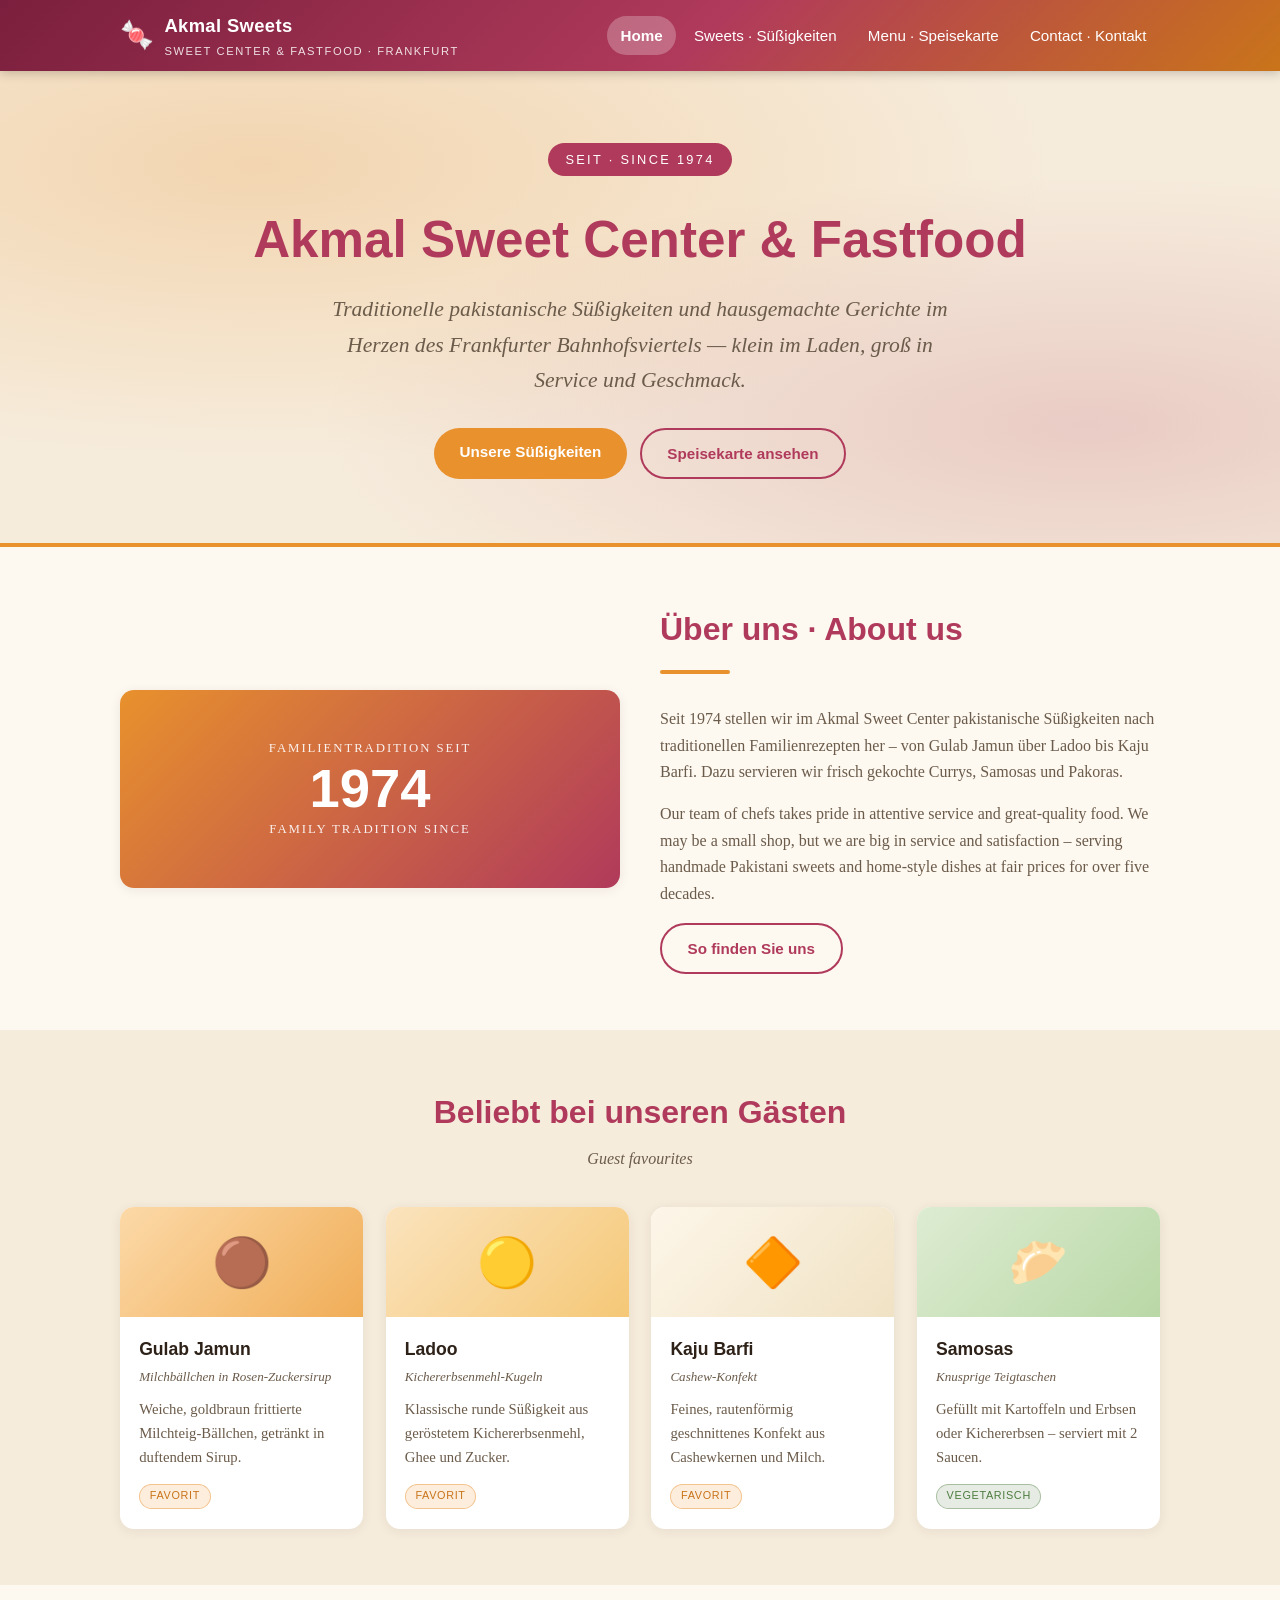
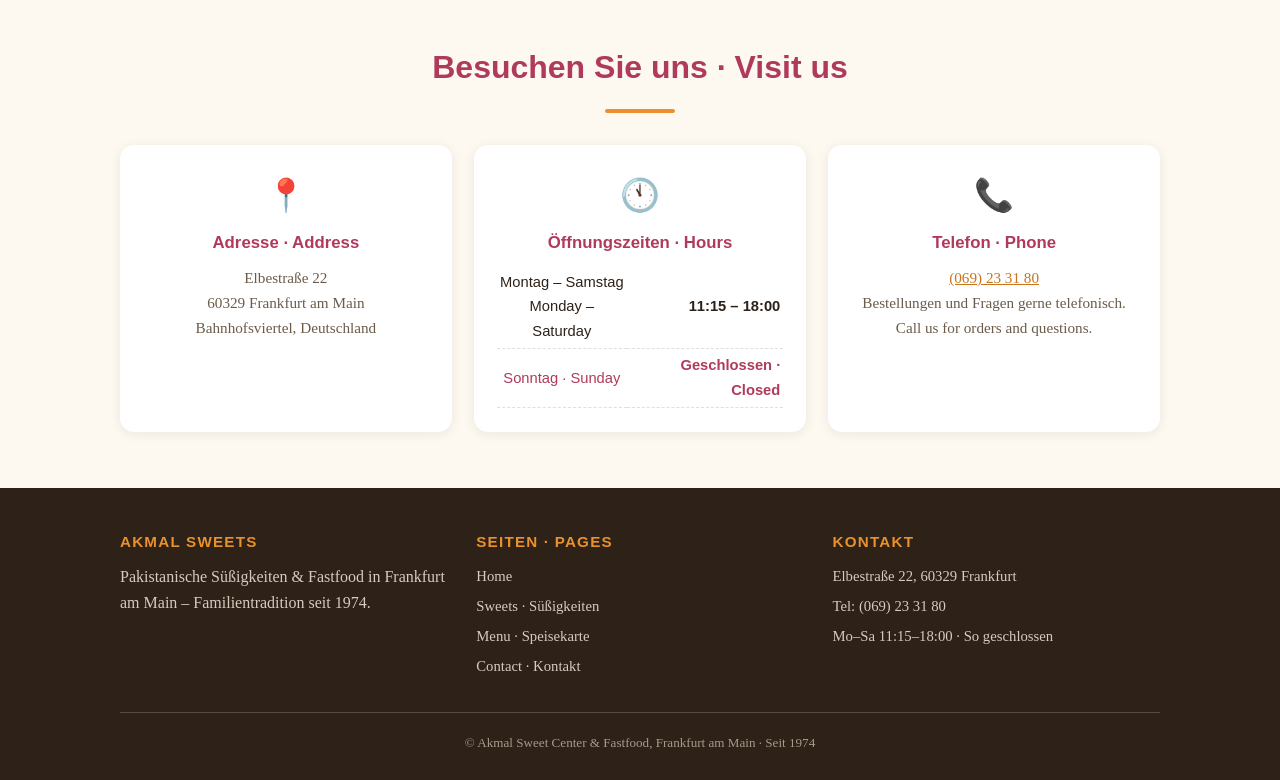
<file: index.html>
<!DOCTYPE html>
<html lang="de">
<head>
  <meta charset="UTF-8">
  <meta name="viewport" content="width=device-width, initial-scale=1.0">
  <meta name="description" content="Akmal Sweet Center &amp; Fastfood – pakistanische Süßigkeiten und Gerichte in Frankfurt am Main seit 1974. Elbestraße 22, 60329 Frankfurt.">
  <title>Akmal Sweet Center &amp; Fastfood | Frankfurt Germany</title>
  <link rel="stylesheet" href="css/style.css">
  <link rel="icon" href="data:image/svg+xml,<svg xmlns='http://www.w3.org/2000/svg' viewBox='0 0 100 100'><text y='.9em' font-size='90'>🍬</text></svg>">
</head>
<body>

  <header class="site-header">
    <div class="header-inner">
      <a class="brand" href="index.html">
        <span class="brand-mark">🍬</span>
        <span class="brand-name">Akmal Sweets
          <span class="brand-sub">Sweet Center &amp; Fastfood · Frankfurt</span>
        </span>
      </a>
      <button class="nav-toggle" aria-label="Menü öffnen" aria-expanded="false">☰</button>
      <nav class="nav">
        <a href="index.html" class="active">Home</a>
        <a href="sweets.html">Sweets · Süßigkeiten</a>
        <a href="menu.html">Menu · Speisekarte</a>
        <a href="contact.html">Contact · Kontakt</a>
      </nav>
    </div>
  </header>

  <section class="hero">
    <div class="container">
      <span class="est">Seit · Since 1974</span>
      <h1>Akmal Sweet Center &amp; Fastfood</h1>
      <p class="tagline">Traditionelle pakistanische Süßigkeiten und hausgemachte Gerichte im Herzen des Frankfurter Bahnhofsviertels — klein im Laden, groß in Service und Geschmack.</p>
      <div class="hero-actions">
        <a href="sweets.html" class="btn btn-primary">Unsere Süßigkeiten</a>
        <a href="menu.html" class="btn btn-outline">Speisekarte ansehen</a>
      </div>
    </div>
  </section>

  <section class="section">
    <div class="container">
      <div class="story">
        <div class="story-visual">
          <div class="small">Familientradition seit</div>
          <div class="big">1974</div>
          <div class="small">Family tradition since</div>
        </div>
        <div class="story-text">
          <h2>Über uns · About us</h2>
          <hr class="divider">
          <p>Seit 1974 stellen wir im Akmal Sweet Center pakistanische Süßigkeiten nach traditionellen Familienrezepten her – von Gulab Jamun über Ladoo bis Kaju Barfi. Dazu servieren wir frisch gekochte Currys, Samosas und Pakoras.</p>
          <p>Our team of chefs takes pride in attentive service and great-quality food. We may be a small shop, but we are big in service and satisfaction – serving handmade Pakistani sweets and home-style dishes at fair prices for over five decades.</p>
          <a href="contact.html" class="btn btn-outline">So finden Sie uns</a>
        </div>
      </div>
    </div>
  </section>

  <section class="section section-alt">
    <div class="container">
      <h2>Beliebt bei unseren Gästen</h2>
      <p class="section-sub">Guest favourites</p>
      <div class="card-grid">
        <article class="card">
          <div class="card-visual v-amber">🟤</div>
          <div class="card-body">
            <h3>Gulab Jamun</h3>
            <p class="alt-name">Milchbällchen in Rosen-Zuckersirup</p>
            <p>Weiche, goldbraun frittierte Milchteig-Bällchen, getränkt in duftendem Sirup.</p>
            <div class="card-foot"><span class="badge badge-fav">Favorit</span></div>
          </div>
        </article>
        <article class="card">
          <div class="card-visual v-saffron">🟡</div>
          <div class="card-body">
            <h3>Ladoo</h3>
            <p class="alt-name">Kichererbsenmehl-Kugeln</p>
            <p>Klassische runde Süßigkeit aus geröstetem Kichererbsenmehl, Ghee und Zucker.</p>
            <div class="card-foot"><span class="badge badge-fav">Favorit</span></div>
          </div>
        </article>
        <article class="card">
          <div class="card-visual v-milk">🔶</div>
          <div class="card-body">
            <h3>Kaju Barfi</h3>
            <p class="alt-name">Cashew-Konfekt</p>
            <p>Feines, rautenförmig geschnittenes Konfekt aus Cashewkernen und Milch.</p>
            <div class="card-foot"><span class="badge badge-fav">Favorit</span></div>
          </div>
        </article>
        <article class="card">
          <div class="card-visual v-pista">🥟</div>
          <div class="card-body">
            <h3>Samosas</h3>
            <p class="alt-name">Knusprige Teigtaschen</p>
            <p>Gefüllt mit Kartoffeln und Erbsen oder Kichererbsen – serviert mit 2 Saucen.</p>
            <div class="card-foot"><span class="badge badge-veg">Vegetarisch</span></div>
          </div>
        </article>
      </div>
    </div>
  </section>

  <section class="section">
    <div class="container">
      <h2>Besuchen Sie uns · Visit us</h2>
      <hr class="divider">
      <div class="info-strip">
        <div class="info-box">
          <div class="icon">📍</div>
          <h3>Adresse · Address</h3>
          <p>Elbestraße 22<br>60329 Frankfurt am Main<br>Bahnhofsviertel, Deutschland</p>
        </div>
        <div class="info-box">
          <div class="icon">🕚</div>
          <h3>Öffnungszeiten · Hours</h3>
          <table class="hours-table">
            <tr data-day="1"><td>Montag – Samstag<br>Monday – Saturday</td><td>11:15 – 18:00</td></tr>
            <tr class="closed" data-day="0"><td>Sonntag · Sunday</td><td>Geschlossen · Closed</td></tr>
          </table>
        </div>
        <div class="info-box">
          <div class="icon">📞</div>
          <h3>Telefon · Phone</h3>
          <p><a href="tel:+4969233180">(069) 23 31 80</a></p>
          <p>Bestellungen und Fragen gerne telefonisch.<br>Call us for orders and questions.</p>
        </div>
      </div>
    </div>
  </section>

  <footer class="site-footer">
    <div class="container">
      <div class="footer-grid">
        <div>
          <h4>Akmal Sweets</h4>
          <p>Pakistanische Süßigkeiten &amp; Fastfood in Frankfurt am Main – Familientradition seit 1974.</p>
        </div>
        <div>
          <h4>Seiten · Pages</h4>
          <ul>
            <li><a href="index.html">Home</a></li>
            <li><a href="sweets.html">Sweets · Süßigkeiten</a></li>
            <li><a href="menu.html">Menu · Speisekarte</a></li>
            <li><a href="contact.html">Contact · Kontakt</a></li>
          </ul>
        </div>
        <div>
          <h4>Kontakt</h4>
          <ul>
            <li>Elbestraße 22, 60329 Frankfurt</li>
            <li>Tel: (069) 23 31 80</li>
            <li>Mo–Sa 11:15–18:00 · So geschlossen</li>
          </ul>
        </div>
      </div>
      <div class="footer-bottom">
        © Akmal Sweet Center &amp; Fastfood, Frankfurt am Main · Seit 1974
      </div>
    </div>
  </footer>

  <script src="js/main.js"></script>
</body>
</html>
</file>
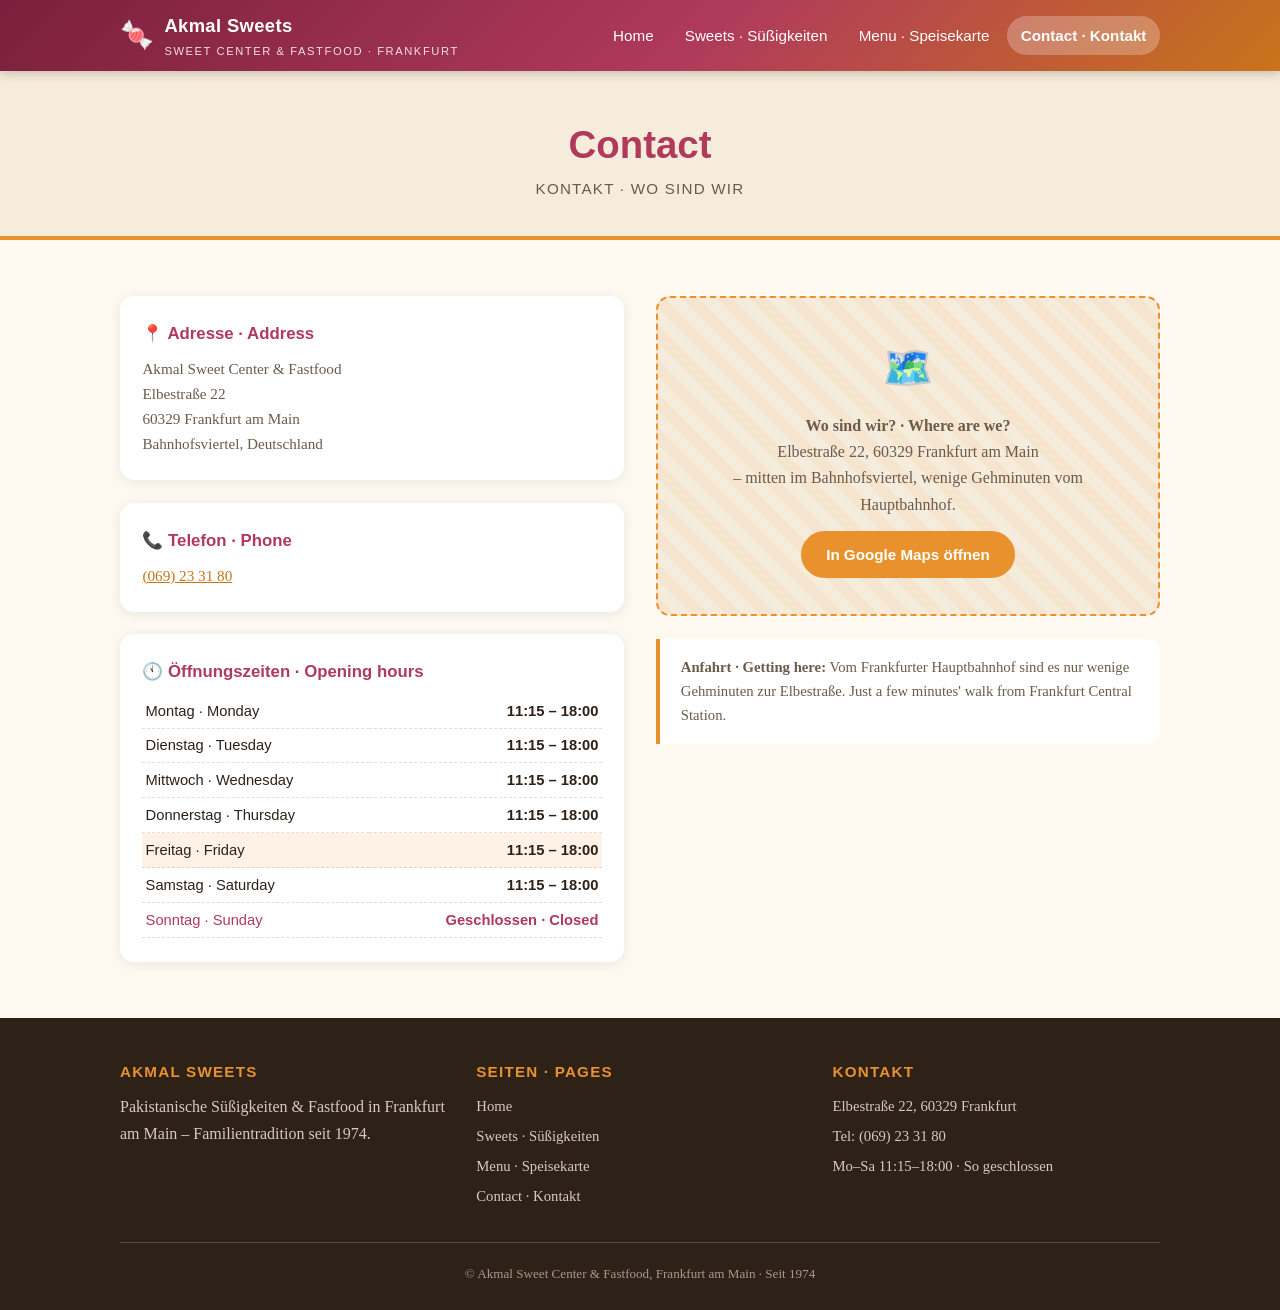
<file: contact.html>
<!DOCTYPE html>
<html lang="de">
<head>
  <meta charset="UTF-8">
  <meta name="viewport" content="width=device-width, initial-scale=1.0">
  <meta name="description" content="Kontakt zu Akmal Sweets Frankfurt: Elbestraße 22, 60329 Frankfurt am Main, Tel. (069) 23 31 80. Mo–Sa 11:15–18:00, Sonntag geschlossen.">
  <title>Contact - Kontakt | Akmal Sweets Frankfurt</title>
  <link rel="stylesheet" href="css/style.css">
  <link rel="icon" href="data:image/svg+xml,<svg xmlns='http://www.w3.org/2000/svg' viewBox='0 0 100 100'><text y='.9em' font-size='90'>🍬</text></svg>">
</head>
<body>

  <header class="site-header">
    <div class="header-inner">
      <a class="brand" href="index.html">
        <span class="brand-mark">🍬</span>
        <span class="brand-name">Akmal Sweets
          <span class="brand-sub">Sweet Center &amp; Fastfood · Frankfurt</span>
        </span>
      </a>
      <button class="nav-toggle" aria-label="Menü öffnen" aria-expanded="false">☰</button>
      <nav class="nav">
        <a href="index.html">Home</a>
        <a href="sweets.html">Sweets · Süßigkeiten</a>
        <a href="menu.html">Menu · Speisekarte</a>
        <a href="contact.html" class="active">Contact · Kontakt</a>
      </nav>
    </div>
  </header>

  <section class="page-hero">
    <div class="container">
      <h1>Contact</h1>
      <p class="lang-tag">Kontakt · Wo sind wir</p>
    </div>
  </section>

  <section class="section">
    <div class="container">
      <div class="contact-grid">
        <div>
          <div class="info-box" style="text-align:left; margin-bottom:1.4rem;">
            <h3>📍 Adresse · Address</h3>
            <p>Akmal Sweet Center &amp; Fastfood<br>
               Elbestraße 22<br>
               60329 Frankfurt am Main<br>
               Bahnhofsviertel, Deutschland</p>
          </div>
          <div class="info-box" style="text-align:left; margin-bottom:1.4rem;">
            <h3>📞 Telefon · Phone</h3>
            <p><a href="tel:+4969233180">(069) 23 31 80</a></p>
          </div>
          <div class="info-box" style="text-align:left;">
            <h3>🕚 Öffnungszeiten · Opening hours</h3>
            <table class="hours-table">
              <tr data-day="1"><td>Montag · Monday</td><td>11:15 – 18:00</td></tr>
              <tr data-day="2"><td>Dienstag · Tuesday</td><td>11:15 – 18:00</td></tr>
              <tr data-day="3"><td>Mittwoch · Wednesday</td><td>11:15 – 18:00</td></tr>
              <tr data-day="4"><td>Donnerstag · Thursday</td><td>11:15 – 18:00</td></tr>
              <tr data-day="5"><td>Freitag · Friday</td><td>11:15 – 18:00</td></tr>
              <tr data-day="6"><td>Samstag · Saturday</td><td>11:15 – 18:00</td></tr>
              <tr class="closed" data-day="0"><td>Sonntag · Sunday</td><td>Geschlossen · Closed</td></tr>
            </table>
          </div>
        </div>
        <div>
          <div class="map-placeholder">
            <div class="icon">🗺️</div>
            <p><strong>Wo sind wir? · Where are we?</strong></p>
            <p>Elbestraße 22, 60329 Frankfurt am Main<br>– mitten im Bahnhofsviertel, wenige Gehminuten vom Hauptbahnhof.</p>
            <p style="margin-top:0.8rem;">
              <a class="btn btn-primary" href="https://www.google.com/maps/search/?api=1&amp;query=Akmal+Sweet+Center+Elbestra%C3%9Fe+22+60329+Frankfurt" target="_blank" rel="noopener">In Google Maps öffnen</a>
            </p>
          </div>
          <div class="menu-note" style="margin-top:1.4rem;">
            <strong>Anfahrt · Getting here:</strong> Vom Frankfurter Hauptbahnhof sind es nur wenige Gehminuten zur Elbestraße. Just a few minutes' walk from Frankfurt Central Station.
          </div>
        </div>
      </div>
    </div>
  </section>

  <footer class="site-footer">
    <div class="container">
      <div class="footer-grid">
        <div>
          <h4>Akmal Sweets</h4>
          <p>Pakistanische Süßigkeiten &amp; Fastfood in Frankfurt am Main – Familientradition seit 1974.</p>
        </div>
        <div>
          <h4>Seiten · Pages</h4>
          <ul>
            <li><a href="index.html">Home</a></li>
            <li><a href="sweets.html">Sweets · Süßigkeiten</a></li>
            <li><a href="menu.html">Menu · Speisekarte</a></li>
            <li><a href="contact.html">Contact · Kontakt</a></li>
          </ul>
        </div>
        <div>
          <h4>Kontakt</h4>
          <ul>
            <li>Elbestraße 22, 60329 Frankfurt</li>
            <li>Tel: (069) 23 31 80</li>
            <li>Mo–Sa 11:15–18:00 · So geschlossen</li>
          </ul>
        </div>
      </div>
      <div class="footer-bottom">
        © Akmal Sweet Center &amp; Fastfood, Frankfurt am Main · Seit 1974
      </div>
    </div>
  </footer>

  <script src="js/main.js"></script>
</body>
</html>
</file>
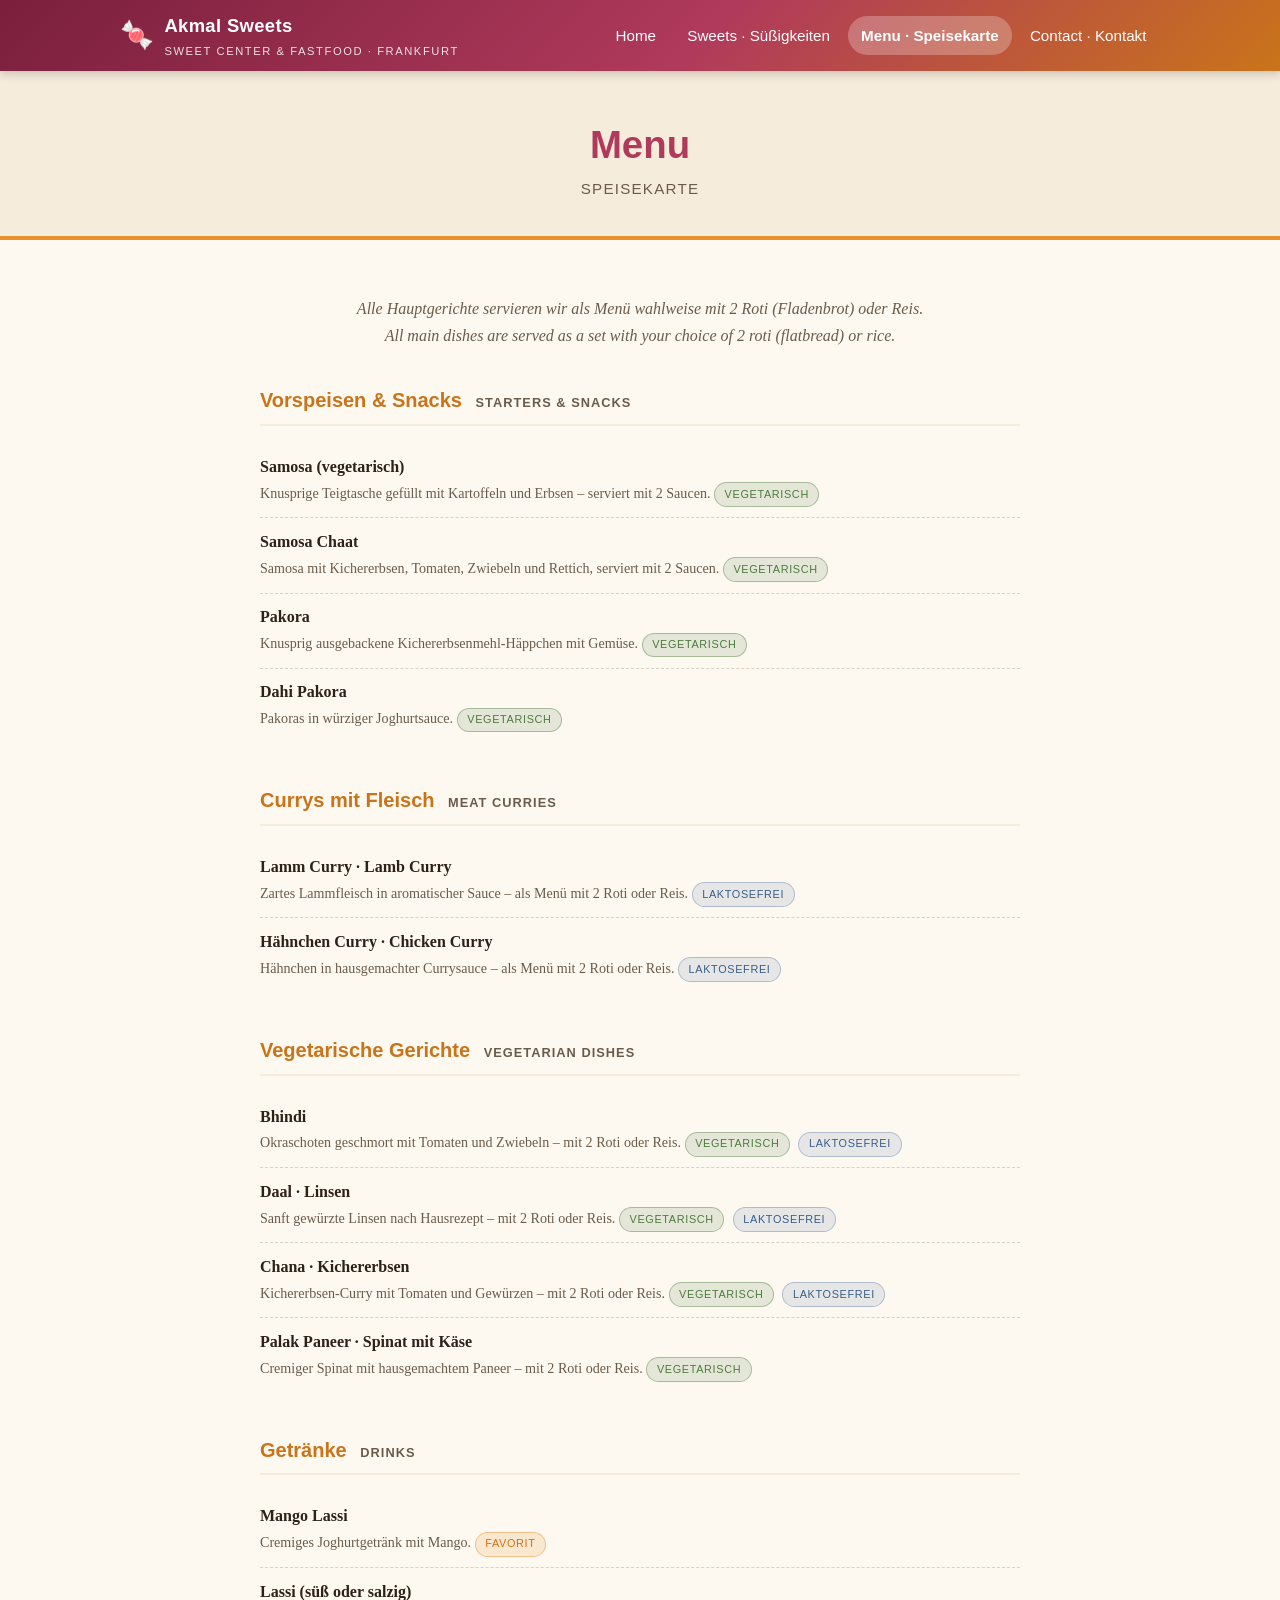
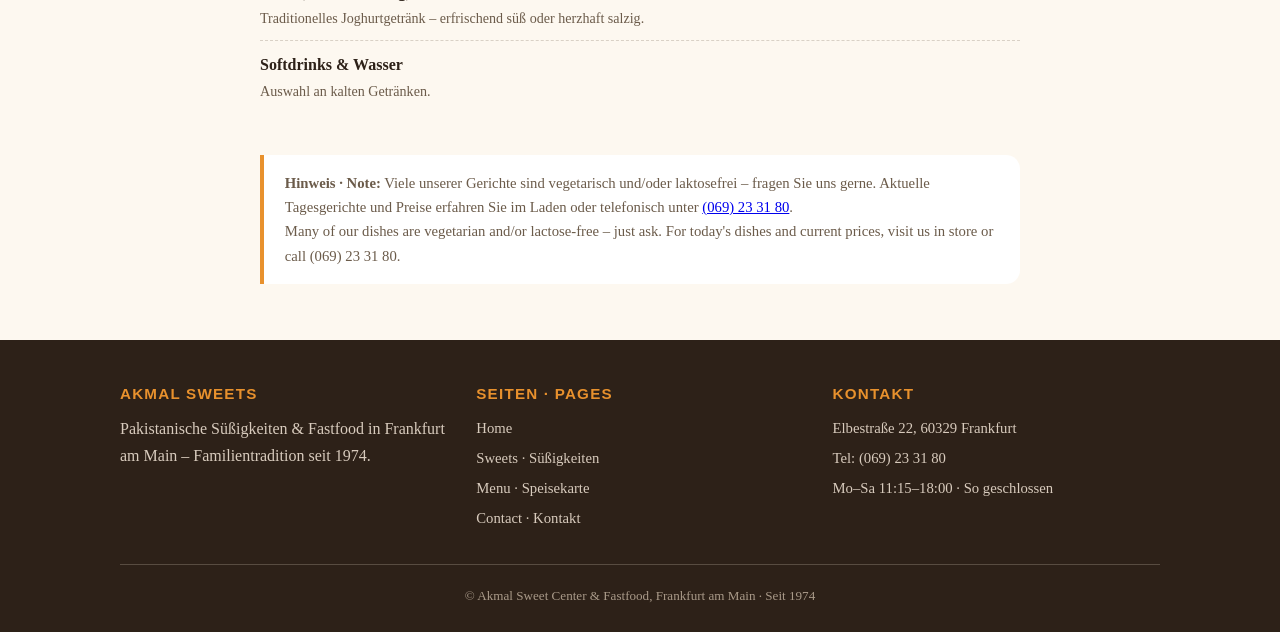
<file: menu.html>
<!DOCTYPE html>
<html lang="de">
<head>
  <meta charset="UTF-8">
  <meta name="viewport" content="width=device-width, initial-scale=1.0">
  <meta name="description" content="Speisekarte von Akmal Sweets Frankfurt: Currys mit Lamm, Hähnchen und Gemüse, Samosas, Pakoras, Lassi und mehr – serviert mit 2 Roti oder Reis.">
  <title>Menu - Speisekarte | Akmal Sweets Frankfurt</title>
  <link rel="stylesheet" href="css/style.css">
  <link rel="icon" href="data:image/svg+xml,<svg xmlns='http://www.w3.org/2000/svg' viewBox='0 0 100 100'><text y='.9em' font-size='90'>🍬</text></svg>">
</head>
<body>

  <header class="site-header">
    <div class="header-inner">
      <a class="brand" href="index.html">
        <span class="brand-mark">🍬</span>
        <span class="brand-name">Akmal Sweets
          <span class="brand-sub">Sweet Center &amp; Fastfood · Frankfurt</span>
        </span>
      </a>
      <button class="nav-toggle" aria-label="Menü öffnen" aria-expanded="false">☰</button>
      <nav class="nav">
        <a href="index.html">Home</a>
        <a href="sweets.html">Sweets · Süßigkeiten</a>
        <a href="menu.html" class="active">Menu · Speisekarte</a>
        <a href="contact.html">Contact · Kontakt</a>
      </nav>
    </div>
  </header>

  <section class="page-hero">
    <div class="container">
      <h1>Menu</h1>
      <p class="lang-tag">Speisekarte</p>
    </div>
  </section>

  <section class="section">
    <div class="container">
      <p class="section-sub">Alle Hauptgerichte servieren wir als Menü wahlweise mit 2 Roti (Fladenbrot) oder Reis.<br>All main dishes are served as a set with your choice of 2 roti (flatbread) or rice.</p>

      <div class="menu-section">
        <h3>Vorspeisen &amp; Snacks <span class="lang-tag">Starters &amp; Snacks</span></h3>
        <div class="menu-item">
          <span class="name">Samosa (vegetarisch)
            <span class="desc">Knusprige Teigtasche gefüllt mit Kartoffeln und Erbsen – serviert mit 2 Saucen. <span class="badge badge-veg">Vegetarisch</span></span>
          </span>
        </div>
        <div class="menu-item">
          <span class="name">Samosa Chaat
            <span class="desc">Samosa mit Kichererbsen, Tomaten, Zwiebeln und Rettich, serviert mit 2 Saucen. <span class="badge badge-veg">Vegetarisch</span></span>
          </span>
        </div>
        <div class="menu-item">
          <span class="name">Pakora
            <span class="desc">Knusprig ausgebackene Kichererbsenmehl-Häppchen mit Gemüse. <span class="badge badge-veg">Vegetarisch</span></span>
          </span>
        </div>
        <div class="menu-item">
          <span class="name">Dahi Pakora
            <span class="desc">Pakoras in würziger Joghurtsauce. <span class="badge badge-veg">Vegetarisch</span></span>
          </span>
        </div>
      </div>

      <div class="menu-section">
        <h3>Currys mit Fleisch <span class="lang-tag">Meat Curries</span></h3>
        <div class="menu-item">
          <span class="name">Lamm Curry · Lamb Curry
            <span class="desc">Zartes Lammfleisch in aromatischer Sauce – als Menü mit 2 Roti oder Reis. <span class="badge badge-lf">Laktosefrei</span></span>
          </span>
        </div>
        <div class="menu-item">
          <span class="name">Hähnchen Curry · Chicken Curry
            <span class="desc">Hähnchen in hausgemachter Currysauce – als Menü mit 2 Roti oder Reis. <span class="badge badge-lf">Laktosefrei</span></span>
          </span>
        </div>
      </div>

      <div class="menu-section">
        <h3>Vegetarische Gerichte <span class="lang-tag">Vegetarian Dishes</span></h3>
        <div class="menu-item">
          <span class="name">Bhindi
            <span class="desc">Okraschoten geschmort mit Tomaten und Zwiebeln – mit 2 Roti oder Reis. <span class="badge badge-veg">Vegetarisch</span> <span class="badge badge-lf">Laktosefrei</span></span>
          </span>
        </div>
        <div class="menu-item">
          <span class="name">Daal · Linsen
            <span class="desc">Sanft gewürzte Linsen nach Hausrezept – mit 2 Roti oder Reis. <span class="badge badge-veg">Vegetarisch</span> <span class="badge badge-lf">Laktosefrei</span></span>
          </span>
        </div>
        <div class="menu-item">
          <span class="name">Chana · Kichererbsen
            <span class="desc">Kichererbsen-Curry mit Tomaten und Gewürzen – mit 2 Roti oder Reis. <span class="badge badge-veg">Vegetarisch</span> <span class="badge badge-lf">Laktosefrei</span></span>
          </span>
        </div>
        <div class="menu-item">
          <span class="name">Palak Paneer · Spinat mit Käse
            <span class="desc">Cremiger Spinat mit hausgemachtem Paneer – mit 2 Roti oder Reis. <span class="badge badge-veg">Vegetarisch</span></span>
          </span>
        </div>
      </div>

      <div class="menu-section">
        <h3>Getränke <span class="lang-tag">Drinks</span></h3>
        <div class="menu-item">
          <span class="name">Mango Lassi
            <span class="desc">Cremiges Joghurtgetränk mit Mango. <span class="badge badge-fav">Favorit</span></span>
          </span>
        </div>
        <div class="menu-item">
          <span class="name">Lassi (süß oder salzig)
            <span class="desc">Traditionelles Joghurtgetränk – erfrischend süß oder herzhaft salzig.</span>
          </span>
        </div>
        <div class="menu-item">
          <span class="name">Softdrinks &amp; Wasser
            <span class="desc">Auswahl an kalten Getränken.</span>
          </span>
        </div>
      </div>

      <div class="menu-note">
        <strong>Hinweis · Note:</strong> Viele unserer Gerichte sind vegetarisch und/oder laktosefrei – fragen Sie uns gerne. Aktuelle Tagesgerichte und Preise erfahren Sie im Laden oder telefonisch unter <a href="tel:+4969233180">(069) 23 31 80</a>.<br>
        Many of our dishes are vegetarian and/or lactose-free – just ask. For today's dishes and current prices, visit us in store or call (069) 23 31 80.
      </div>
    </div>
  </section>

  <footer class="site-footer">
    <div class="container">
      <div class="footer-grid">
        <div>
          <h4>Akmal Sweets</h4>
          <p>Pakistanische Süßigkeiten &amp; Fastfood in Frankfurt am Main – Familientradition seit 1974.</p>
        </div>
        <div>
          <h4>Seiten · Pages</h4>
          <ul>
            <li><a href="index.html">Home</a></li>
            <li><a href="sweets.html">Sweets · Süßigkeiten</a></li>
            <li><a href="menu.html">Menu · Speisekarte</a></li>
            <li><a href="contact.html">Contact · Kontakt</a></li>
          </ul>
        </div>
        <div>
          <h4>Kontakt</h4>
          <ul>
            <li>Elbestraße 22, 60329 Frankfurt</li>
            <li>Tel: (069) 23 31 80</li>
            <li>Mo–Sa 11:15–18:00 · So geschlossen</li>
          </ul>
        </div>
      </div>
      <div class="footer-bottom">
        © Akmal Sweet Center &amp; Fastfood, Frankfurt am Main · Seit 1974
      </div>
    </div>
  </footer>

  <script src="js/main.js"></script>
</body>
</html>
</file>
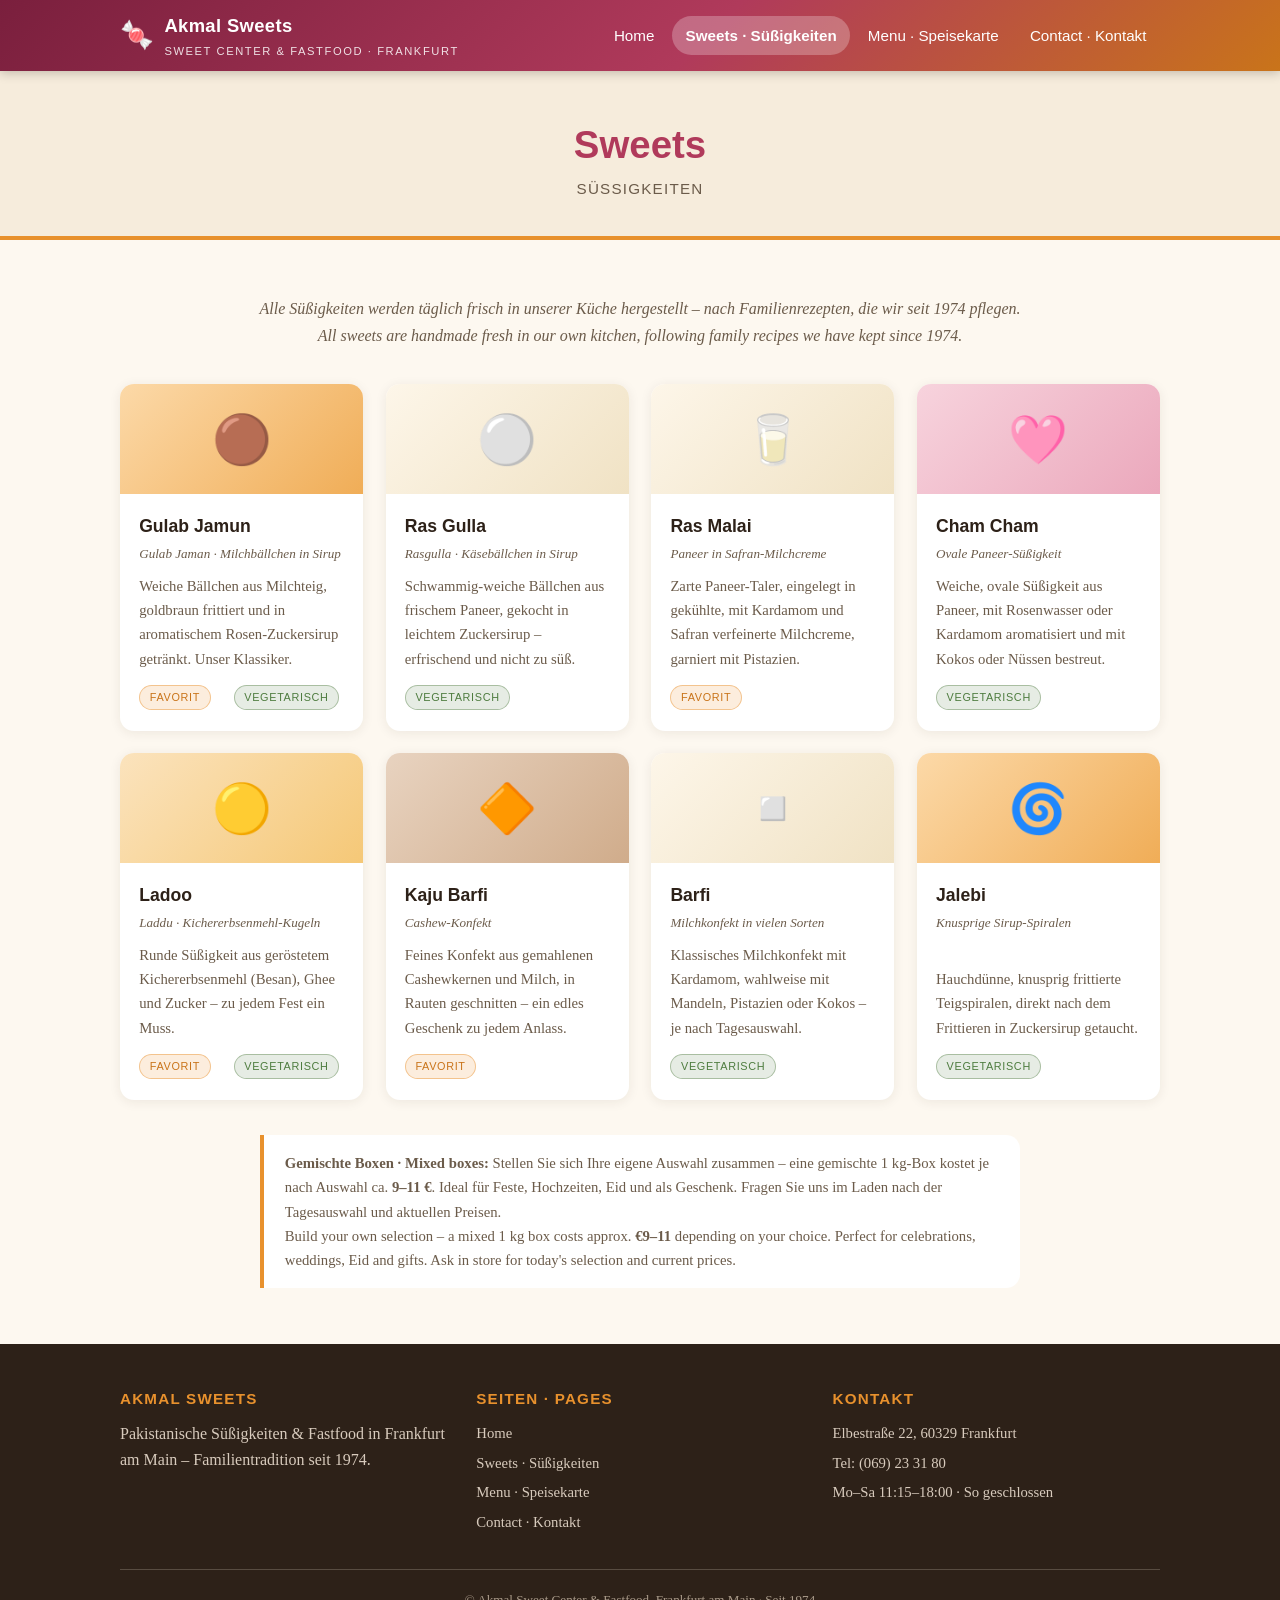
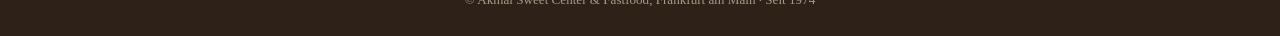
<file: sweets.html>
<!DOCTYPE html>
<html lang="de">
<head>
  <meta charset="UTF-8">
  <meta name="viewport" content="width=device-width, initial-scale=1.0">
  <meta name="description" content="Süßigkeiten von Akmal Sweets Frankfurt: Gulab Jamun, Ladoo, Ras Malai, Kaju Barfi, Cham Cham, Ras Gulla, Jalebi und mehr – hausgemacht nach Familienrezept.">
  <title>Sweets - Suessigkeiten | Akmal Sweets Frankfurt</title>
  <link rel="stylesheet" href="css/style.css">
  <link rel="icon" href="data:image/svg+xml,<svg xmlns='http://www.w3.org/2000/svg' viewBox='0 0 100 100'><text y='.9em' font-size='90'>🍬</text></svg>">
</head>
<body>

  <header class="site-header">
    <div class="header-inner">
      <a class="brand" href="index.html">
        <span class="brand-mark">🍬</span>
        <span class="brand-name">Akmal Sweets
          <span class="brand-sub">Sweet Center &amp; Fastfood · Frankfurt</span>
        </span>
      </a>
      <button class="nav-toggle" aria-label="Menü öffnen" aria-expanded="false">☰</button>
      <nav class="nav">
        <a href="index.html">Home</a>
        <a href="sweets.html" class="active">Sweets · Süßigkeiten</a>
        <a href="menu.html">Menu · Speisekarte</a>
        <a href="contact.html">Contact · Kontakt</a>
      </nav>
    </div>
  </header>

  <section class="page-hero">
    <div class="container">
      <h1>Sweets</h1>
      <p class="lang-tag">Süßigkeiten</p>
    </div>
  </section>

  <section class="section">
    <div class="container">
      <p class="section-sub">Alle Süßigkeiten werden täglich frisch in unserer Küche hergestellt – nach Familienrezepten, die wir seit 1974 pflegen.<br>All sweets are handmade fresh in our own kitchen, following family recipes we have kept since 1974.</p>

      <div class="card-grid">
        <article class="card">
          <div class="card-visual v-amber">🟤</div>
          <div class="card-body">
            <h3>Gulab Jamun</h3>
            <p class="alt-name">Gulab Jaman · Milchbällchen in Sirup</p>
            <p>Weiche Bällchen aus Milchteig, goldbraun frittiert und in aromatischem Rosen-Zuckersirup getränkt. Unser Klassiker.</p>
            <div class="card-foot">
              <span class="badge badge-fav">Favorit</span><span class="badge badge-veg">Vegetarisch</span>
            </div>
          </div>
        </article>

        <article class="card">
          <div class="card-visual v-milk">⚪</div>
          <div class="card-body">
            <h3>Ras Gulla</h3>
            <p class="alt-name">Rasgulla · Käsebällchen in Sirup</p>
            <p>Schwammig-weiche Bällchen aus frischem Paneer, gekocht in leichtem Zuckersirup – erfrischend und nicht zu süß.</p>
            <div class="card-foot"><span class="badge badge-veg">Vegetarisch</span></div>
          </div>
        </article>

        <article class="card">
          <div class="card-visual v-milk">🥛</div>
          <div class="card-body">
            <h3>Ras Malai</h3>
            <p class="alt-name">Paneer in Safran-Milchcreme</p>
            <p>Zarte Paneer-Taler, eingelegt in gekühlte, mit Kardamom und Safran verfeinerte Milchcreme, garniert mit Pistazien.</p>
            <div class="card-foot"><span class="badge badge-fav">Favorit</span></div>
          </div>
        </article>

        <article class="card">
          <div class="card-visual v-rose">🩷</div>
          <div class="card-body">
            <h3>Cham Cham</h3>
            <p class="alt-name">Ovale Paneer-Süßigkeit</p>
            <p>Weiche, ovale Süßigkeit aus Paneer, mit Rosenwasser oder Kardamom aromatisiert und mit Kokos oder Nüssen bestreut.</p>
            <div class="card-foot"><span class="badge badge-veg">Vegetarisch</span></div>
          </div>
        </article>

        <article class="card">
          <div class="card-visual v-saffron">🟡</div>
          <div class="card-body">
            <h3>Ladoo</h3>
            <p class="alt-name">Laddu · Kichererbsenmehl-Kugeln</p>
            <p>Runde Süßigkeit aus geröstetem Kichererbsenmehl (Besan), Ghee und Zucker – zu jedem Fest ein Muss.</p>
            <div class="card-foot">
              <span class="badge badge-fav">Favorit</span><span class="badge badge-veg">Vegetarisch</span>
            </div>
          </div>
        </article>

        <article class="card">
          <div class="card-visual v-cocoa">🔶</div>
          <div class="card-body">
            <h3>Kaju Barfi</h3>
            <p class="alt-name">Cashew-Konfekt</p>
            <p>Feines Konfekt aus gemahlenen Cashewkernen und Milch, in Rauten geschnitten – ein edles Geschenk zu jedem Anlass.</p>
            <div class="card-foot"><span class="badge badge-fav">Favorit</span></div>
          </div>
        </article>

        <article class="card">
          <div class="card-visual v-milk">◽</div>
          <div class="card-body">
            <h3>Barfi</h3>
            <p class="alt-name">Milchkonfekt in vielen Sorten</p>
            <p>Klassisches Milchkonfekt mit Kardamom, wahlweise mit Mandeln, Pistazien oder Kokos – je nach Tagesauswahl.</p>
            <div class="card-foot"><span class="badge badge-veg">Vegetarisch</span></div>
          </div>
        </article>

        <article class="card">
          <div class="card-visual v-amber">🌀</div>
          <div class="card-body">
            <h3>Jalebi</h3>
            <p class="alt-name">Knusprige Sirup-Spiralen</p>
            <p>Hauchdünne, knusprig frittierte Teigspiralen, direkt nach dem Frittieren in Zuckersirup getaucht.</p>
            <div class="card-foot"><span class="badge badge-veg">Vegetarisch</span></div>
          </div>
        </article>
      </div>

      <div style="height:2.2rem"></div>

      <div class="menu-note">
        <strong>Gemischte Boxen · Mixed boxes:</strong> Stellen Sie sich Ihre eigene Auswahl zusammen – eine gemischte 1&nbsp;kg-Box kostet je nach Auswahl ca. <strong>9–11&nbsp;€</strong>. Ideal für Feste, Hochzeiten, Eid und als Geschenk. Fragen Sie uns im Laden nach der Tagesauswahl und aktuellen Preisen.<br>
        Build your own selection – a mixed 1&nbsp;kg box costs approx. <strong>€9–11</strong> depending on your choice. Perfect for celebrations, weddings, Eid and gifts. Ask in store for today's selection and current prices.
      </div>
    </div>
  </section>

  <footer class="site-footer">
    <div class="container">
      <div class="footer-grid">
        <div>
          <h4>Akmal Sweets</h4>
          <p>Pakistanische Süßigkeiten &amp; Fastfood in Frankfurt am Main – Familientradition seit 1974.</p>
        </div>
        <div>
          <h4>Seiten · Pages</h4>
          <ul>
            <li><a href="index.html">Home</a></li>
            <li><a href="sweets.html">Sweets · Süßigkeiten</a></li>
            <li><a href="menu.html">Menu · Speisekarte</a></li>
            <li><a href="contact.html">Contact · Kontakt</a></li>
          </ul>
        </div>
        <div>
          <h4>Kontakt</h4>
          <ul>
            <li>Elbestraße 22, 60329 Frankfurt</li>
            <li>Tel: (069) 23 31 80</li>
            <li>Mo–Sa 11:15–18:00 · So geschlossen</li>
          </ul>
        </div>
      </div>
      <div class="footer-bottom">
        © Akmal Sweet Center &amp; Fastfood, Frankfurt am Main · Seit 1974
      </div>
    </div>
  </footer>

  <script src="js/main.js"></script>
</body>
</html>
</file>
<file: css/style.css>
/* ==========================================================================
   Akmal Sweets — site stylesheet
   ========================================================================== */

:root {
  --saffron: #e8912d;
  --saffron-dark: #c9741a;
  --rose: #b03a5b;
  --cream: #fdf8f0;
  --cream-dark: #f6ecdc;
  --ink: #2d2118;
  --ink-soft: #6b5b4a;
  --pistachio: #4e7c3f;
  --card-shadow: 0 2px 12px rgba(45, 33, 24, 0.08);
  --radius: 14px;
  --max-width: 1080px;
}

* {
  margin: 0;
  padding: 0;
  box-sizing: border-box;
}

html {
  scroll-behavior: smooth;
}

body {
  font-family: Georgia, "Times New Roman", serif;
  background: var(--cream);
  color: var(--ink);
  line-height: 1.65;
}

h1, h2, h3, h4,
.nav, .btn, .badge, .price, .hours-table, .lang-tag {
  font-family: "Trebuchet MS", "Segoe UI", Verdana, sans-serif;
}

img {
  max-width: 100%;
}

.container {
  max-width: var(--max-width);
  margin: 0 auto;
  padding: 0 1.25rem;
}

/* --------------------------------------------------------------------------
   Header & navigation
   -------------------------------------------------------------------------- */

.site-header {
  background: linear-gradient(135deg, #7a1f3d 0%, var(--rose) 55%, var(--saffron-dark) 100%);
  color: #fff;
  position: sticky;
  top: 0;
  z-index: 50;
  box-shadow: 0 2px 10px rgba(45, 33, 24, 0.25);
}

.header-inner {
  display: flex;
  align-items: center;
  justify-content: space-between;
  gap: 1rem;
  padding: 0.7rem 1.25rem;
  max-width: var(--max-width);
  margin: 0 auto;
}

.brand {
  display: flex;
  align-items: center;
  gap: 0.65rem;
  text-decoration: none;
  color: #fff;
}

.brand-mark {
  font-size: 1.7rem;
  line-height: 1;
}

.brand-name {
  font-family: "Trebuchet MS", "Segoe UI", Verdana, sans-serif;
  font-weight: bold;
  font-size: 1.15rem;
  letter-spacing: 0.02em;
}

.brand-sub {
  display: block;
  font-size: 0.7rem;
  font-weight: normal;
  letter-spacing: 0.14em;
  text-transform: uppercase;
  opacity: 0.85;
}

.nav {
  display: flex;
  gap: 0.25rem;
  flex-wrap: wrap;
}

.nav a {
  color: #fff;
  text-decoration: none;
  font-size: 0.95rem;
  padding: 0.45rem 0.85rem;
  border-radius: 999px;
  transition: background 0.2s;
}

.nav a:hover {
  background: rgba(255, 255, 255, 0.18);
}

.nav a.active {
  background: rgba(255, 255, 255, 0.25);
  font-weight: bold;
}

.nav-toggle {
  display: none;
  background: none;
  border: 2px solid rgba(255, 255, 255, 0.6);
  border-radius: 8px;
  color: #fff;
  font-size: 1.3rem;
  line-height: 1;
  padding: 0.3rem 0.6rem;
  cursor: pointer;
}

/* --------------------------------------------------------------------------
   Hero
   -------------------------------------------------------------------------- */

.hero {
  background:
    radial-gradient(ellipse at 20% 20%, rgba(232, 145, 45, 0.25), transparent 55%),
    radial-gradient(ellipse at 85% 75%, rgba(176, 58, 91, 0.18), transparent 50%),
    var(--cream-dark);
  padding: 4.5rem 0 4rem;
  text-align: center;
  border-bottom: 4px solid var(--saffron);
}

.hero h1 {
  font-size: clamp(2rem, 5vw, 3.2rem);
  color: var(--rose);
  margin-bottom: 0.6rem;
}

.hero .tagline {
  font-size: clamp(1.05rem, 2.4vw, 1.35rem);
  color: var(--ink-soft);
  font-style: italic;
  max-width: 640px;
  margin: 0 auto 1.8rem;
}

.hero .est {
  display: inline-block;
  background: var(--rose);
  color: #fff;
  font-family: "Trebuchet MS", "Segoe UI", Verdana, sans-serif;
  font-size: 0.8rem;
  letter-spacing: 0.18em;
  text-transform: uppercase;
  padding: 0.35rem 1.1rem;
  border-radius: 999px;
  margin-bottom: 1.4rem;
}

.hero-actions {
  display: flex;
  gap: 0.8rem;
  justify-content: center;
  flex-wrap: wrap;
}

/* Page hero (subpages) */
.page-hero {
  background: var(--cream-dark);
  border-bottom: 4px solid var(--saffron);
  padding: 2.6rem 0 2.2rem;
  text-align: center;
}

.page-hero h1 {
  font-size: clamp(1.7rem, 4vw, 2.4rem);
  color: var(--rose);
}

.page-hero .lang-tag {
  color: var(--ink-soft);
  font-size: 0.95rem;
  letter-spacing: 0.08em;
  text-transform: uppercase;
}

/* --------------------------------------------------------------------------
   Buttons & badges
   -------------------------------------------------------------------------- */

.btn {
  display: inline-block;
  padding: 0.7rem 1.6rem;
  border-radius: 999px;
  text-decoration: none;
  font-size: 0.95rem;
  font-weight: bold;
  transition: transform 0.15s, box-shadow 0.15s;
}

.btn:hover {
  transform: translateY(-2px);
  box-shadow: 0 6px 16px rgba(45, 33, 24, 0.18);
}

.btn-primary {
  background: var(--saffron);
  color: #fff;
}

.btn-outline {
  border: 2px solid var(--rose);
  color: var(--rose);
}

.badge {
  display: inline-block;
  font-size: 0.68rem;
  letter-spacing: 0.06em;
  text-transform: uppercase;
  padding: 0.15rem 0.6rem;
  border-radius: 999px;
  margin-right: 0.3rem;
}

.badge-veg {
  background: rgba(78, 124, 63, 0.14);
  color: var(--pistachio);
  border: 1px solid rgba(78, 124, 63, 0.4);
}

.badge-lf {
  background: rgba(70, 110, 160, 0.12);
  color: #3a5f8a;
  border: 1px solid rgba(70, 110, 160, 0.35);
}

.badge-fav {
  background: rgba(232, 145, 45, 0.16);
  color: var(--saffron-dark);
  border: 1px solid rgba(232, 145, 45, 0.45);
}

/* --------------------------------------------------------------------------
   Sections
   -------------------------------------------------------------------------- */

.section {
  padding: 3.5rem 0;
}

.section-alt {
  background: var(--cream-dark);
}

.section h2 {
  font-size: clamp(1.5rem, 3.4vw, 2rem);
  color: var(--rose);
  text-align: center;
  margin-bottom: 0.4rem;
}

.section .section-sub {
  text-align: center;
  color: var(--ink-soft);
  font-style: italic;
  margin-bottom: 2.2rem;
}

.divider {
  width: 70px;
  height: 4px;
  background: var(--saffron);
  border: none;
  border-radius: 2px;
  margin: 0.9rem auto 2rem;
}

/* --------------------------------------------------------------------------
   Cards
   -------------------------------------------------------------------------- */

.card-grid {
  display: grid;
  grid-template-columns: repeat(auto-fill, minmax(240px, 1fr));
  gap: 1.4rem;
}

.card {
  background: #fff;
  border-radius: var(--radius);
  box-shadow: var(--card-shadow);
  overflow: hidden;
  display: flex;
  flex-direction: column;
  transition: transform 0.18s, box-shadow 0.18s;
}

.card:hover {
  transform: translateY(-4px);
  box-shadow: 0 10px 24px rgba(45, 33, 24, 0.14);
}

.card-visual {
  height: 110px;
  display: flex;
  align-items: center;
  justify-content: center;
  font-size: 3rem;
}

.card-body {
  padding: 1.1rem 1.2rem 1.3rem;
  display: flex;
  flex-direction: column;
  flex: 1;
}

.card-body h3 {
  color: var(--ink);
  font-size: 1.1rem;
  margin-bottom: 0.15rem;
}

.card-body .alt-name {
  font-size: 0.82rem;
  color: var(--ink-soft);
  font-style: italic;
  margin-bottom: 0.55rem;
}

.card-body p {
  font-size: 0.92rem;
  color: var(--ink-soft);
  flex: 1;
}

.card-foot {
  margin-top: 0.9rem;
  display: flex;
  align-items: center;
  justify-content: space-between;
  gap: 0.5rem;
  flex-wrap: wrap;
}

.price {
  font-weight: bold;
  color: var(--saffron-dark);
  font-size: 0.95rem;
}

/* Sweet-card gradient variants */
.v-saffron  { background: linear-gradient(135deg, #fbe3bd, #f5c877); }
.v-rose     { background: linear-gradient(135deg, #f7d3dd, #eba8bc); }
.v-pista    { background: linear-gradient(135deg, #ddecd2, #b9d8a6); }
.v-milk     { background: linear-gradient(135deg, #fdf6e9, #f0e2c4); }
.v-amber    { background: linear-gradient(135deg, #fcd9a8, #f0ad57); }
.v-cocoa    { background: linear-gradient(135deg, #e8d3c0, #d0ac8b); }

/* --------------------------------------------------------------------------
   Menu lists
   -------------------------------------------------------------------------- */

.menu-section {
  max-width: 760px;
  margin: 0 auto 2.6rem;
}

.menu-section h3 {
  color: var(--saffron-dark);
  font-size: 1.25rem;
  border-bottom: 2px solid var(--cream-dark);
  padding-bottom: 0.4rem;
  margin-bottom: 1.1rem;
}

.menu-section h3 .lang-tag {
  font-size: 0.8rem;
  color: var(--ink-soft);
  text-transform: uppercase;
  letter-spacing: 0.08em;
  margin-left: 0.5rem;
}

.menu-item {
  display: flex;
  justify-content: space-between;
  align-items: baseline;
  gap: 1rem;
  padding: 0.65rem 0;
  border-bottom: 1px dashed rgba(107, 91, 74, 0.25);
}

.menu-item:last-child {
  border-bottom: none;
}

.menu-item .name {
  font-weight: bold;
}

.menu-item .desc {
  display: block;
  font-size: 0.88rem;
  color: var(--ink-soft);
  font-weight: normal;
  margin-top: 0.1rem;
}

.menu-note {
  max-width: 760px;
  margin: 0 auto;
  background: #fff;
  border-left: 4px solid var(--saffron);
  border-radius: 0 var(--radius) var(--radius) 0;
  padding: 1rem 1.3rem;
  font-size: 0.92rem;
  color: var(--ink-soft);
}

/* --------------------------------------------------------------------------
   Info strip (hours / location / phone)
   -------------------------------------------------------------------------- */

.info-strip {
  display: grid;
  grid-template-columns: repeat(auto-fit, minmax(240px, 1fr));
  gap: 1.4rem;
}

.info-box {
  background: #fff;
  border-radius: var(--radius);
  box-shadow: var(--card-shadow);
  padding: 1.5rem 1.4rem;
  text-align: center;
}

.info-box .icon {
  font-size: 2rem;
  margin-bottom: 0.5rem;
}

.info-box h3 {
  color: var(--rose);
  font-size: 1.05rem;
  margin-bottom: 0.5rem;
}

.info-box p {
  font-size: 0.95rem;
  color: var(--ink-soft);
}

.info-box a {
  color: var(--saffron-dark);
}

.hours-table {
  width: 100%;
  border-collapse: collapse;
  font-size: 0.92rem;
}

.hours-table td {
  padding: 0.3rem 0.2rem;
  border-bottom: 1px dashed rgba(107, 91, 74, 0.2);
}

.hours-table td:last-child {
  text-align: right;
  font-weight: bold;
}

.hours-table tr.closed td {
  color: var(--rose);
}

/* --------------------------------------------------------------------------
   Story / about
   -------------------------------------------------------------------------- */

.story {
  display: grid;
  grid-template-columns: 1fr 1fr;
  gap: 2.5rem;
  align-items: center;
}

.story-visual {
  background: linear-gradient(135deg, var(--saffron) 0%, var(--rose) 100%);
  border-radius: var(--radius);
  color: #fff;
  text-align: center;
  padding: 3rem 2rem;
  box-shadow: var(--card-shadow);
}

.story-visual .big {
  font-size: 3.4rem;
  font-family: "Trebuchet MS", "Segoe UI", Verdana, sans-serif;
  font-weight: bold;
  line-height: 1.1;
}

.story-visual .small {
  letter-spacing: 0.15em;
  text-transform: uppercase;
  font-size: 0.8rem;
  opacity: 0.9;
}

.story-text h2 {
  text-align: left;
}

.story-text .divider {
  margin-left: 0;
}

.story-text p {
  margin-bottom: 1rem;
  color: var(--ink-soft);
}

/* --------------------------------------------------------------------------
   Contact page
   -------------------------------------------------------------------------- */

.contact-grid {
  display: grid;
  grid-template-columns: 1fr 1fr;
  gap: 2rem;
  align-items: start;
}

.map-placeholder {
  background:
    repeating-linear-gradient(45deg, rgba(232, 145, 45, 0.08) 0 12px, transparent 12px 24px),
    var(--cream-dark);
  border: 2px dashed var(--saffron);
  border-radius: var(--radius);
  min-height: 320px;
  display: flex;
  flex-direction: column;
  align-items: center;
  justify-content: center;
  text-align: center;
  padding: 2rem;
  color: var(--ink-soft);
}

.map-placeholder .icon {
  font-size: 2.6rem;
  margin-bottom: 0.6rem;
}

/* --------------------------------------------------------------------------
   Footer
   -------------------------------------------------------------------------- */

.site-footer {
  background: var(--ink);
  color: #d8cbbd;
  padding: 2.6rem 0 1.6rem;
  margin-top: 0;
}

.footer-grid {
  display: grid;
  grid-template-columns: repeat(auto-fit, minmax(210px, 1fr));
  gap: 1.8rem;
  margin-bottom: 1.8rem;
}

.site-footer h4 {
  color: var(--saffron);
  margin-bottom: 0.6rem;
  font-size: 0.95rem;
  letter-spacing: 0.08em;
  text-transform: uppercase;
}

.site-footer a {
  color: #d8cbbd;
  text-decoration: none;
}

.site-footer a:hover {
  color: var(--saffron);
}

.site-footer ul {
  list-style: none;
}

.site-footer li {
  margin-bottom: 0.35rem;
  font-size: 0.92rem;
}

.footer-bottom {
  border-top: 1px solid rgba(216, 203, 189, 0.25);
  padding-top: 1.2rem;
  text-align: center;
  font-size: 0.82rem;
  color: #a99a89;
}

/* --------------------------------------------------------------------------
   Responsive
   -------------------------------------------------------------------------- */

@media (max-width: 720px) {
  .nav {
    display: none;
    position: absolute;
    top: 100%;
    left: 0;
    right: 0;
    flex-direction: column;
    background: var(--rose);
    padding: 0.6rem 1rem 1rem;
    box-shadow: 0 8px 16px rgba(45, 33, 24, 0.25);
  }

  .nav.open {
    display: flex;
  }

  .nav-toggle {
    display: block;
  }

  .story,
  .contact-grid {
    grid-template-columns: 1fr;
  }
}
</file>
